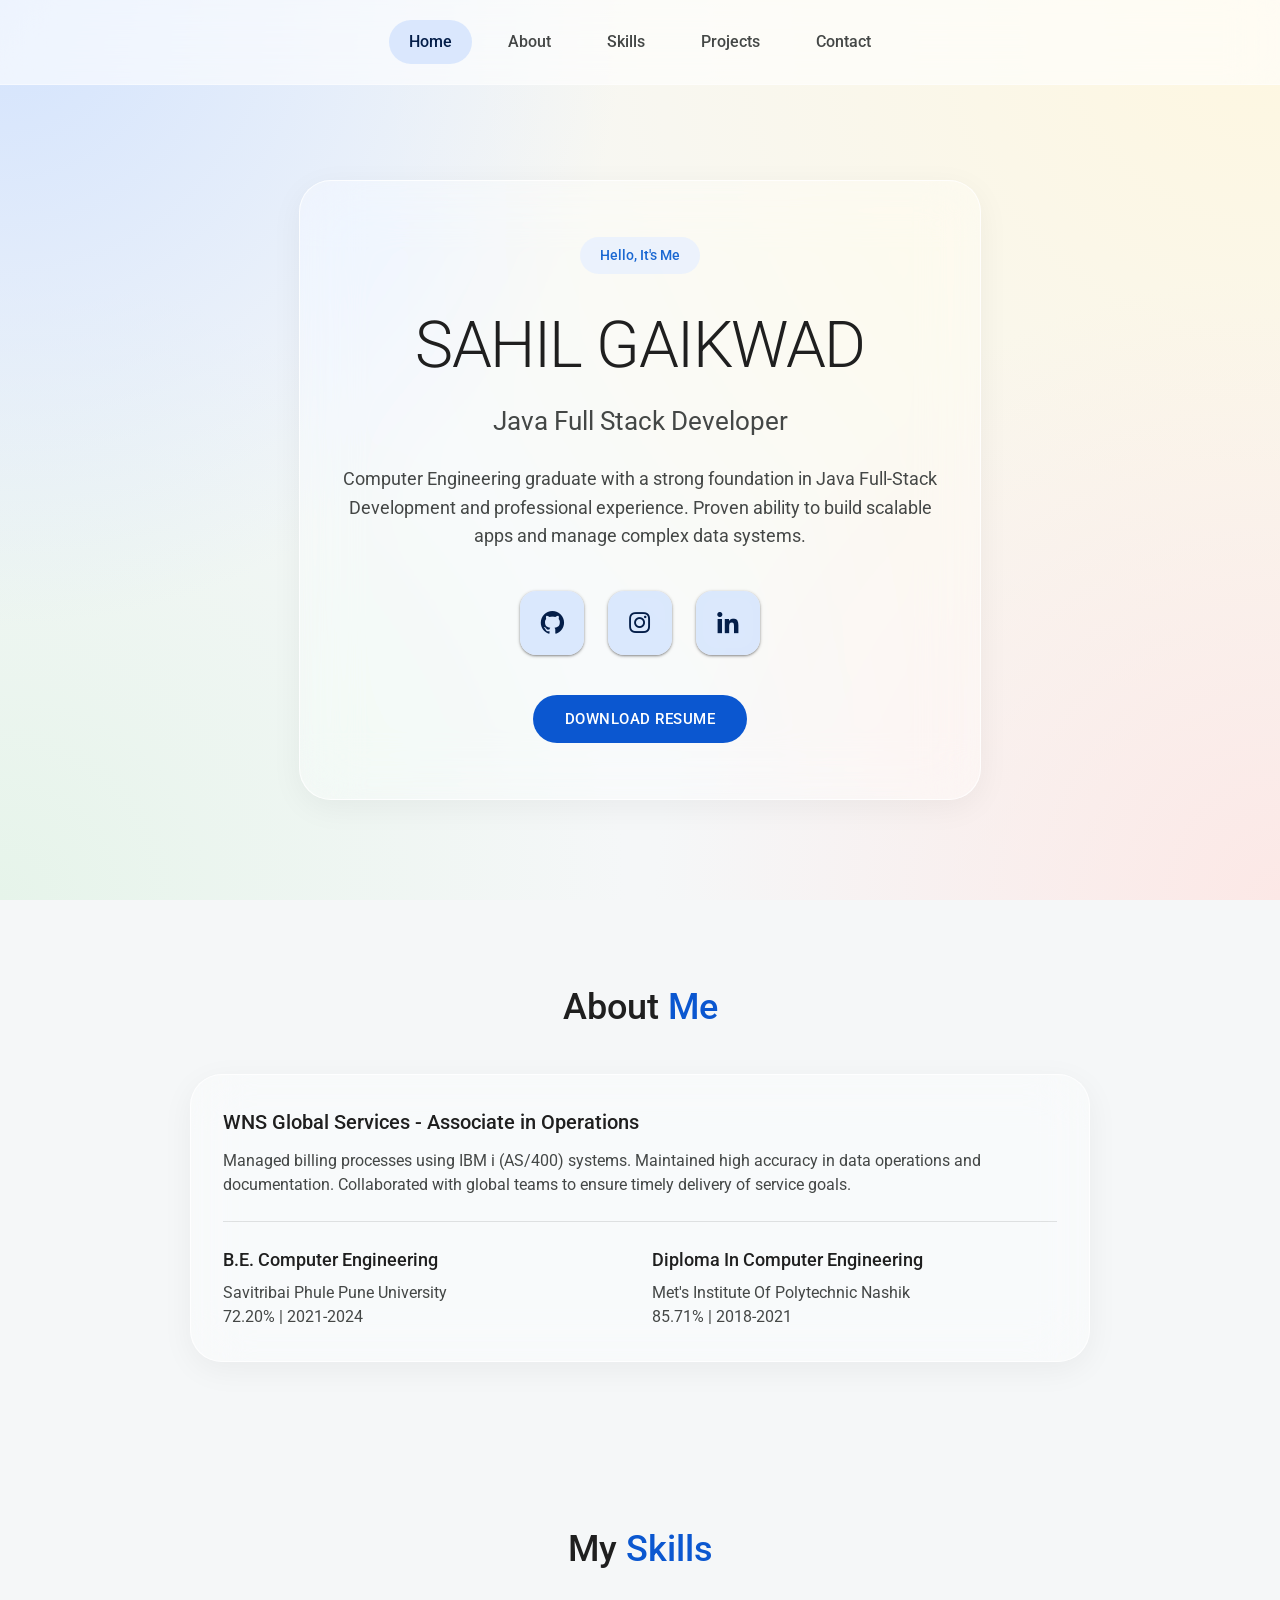
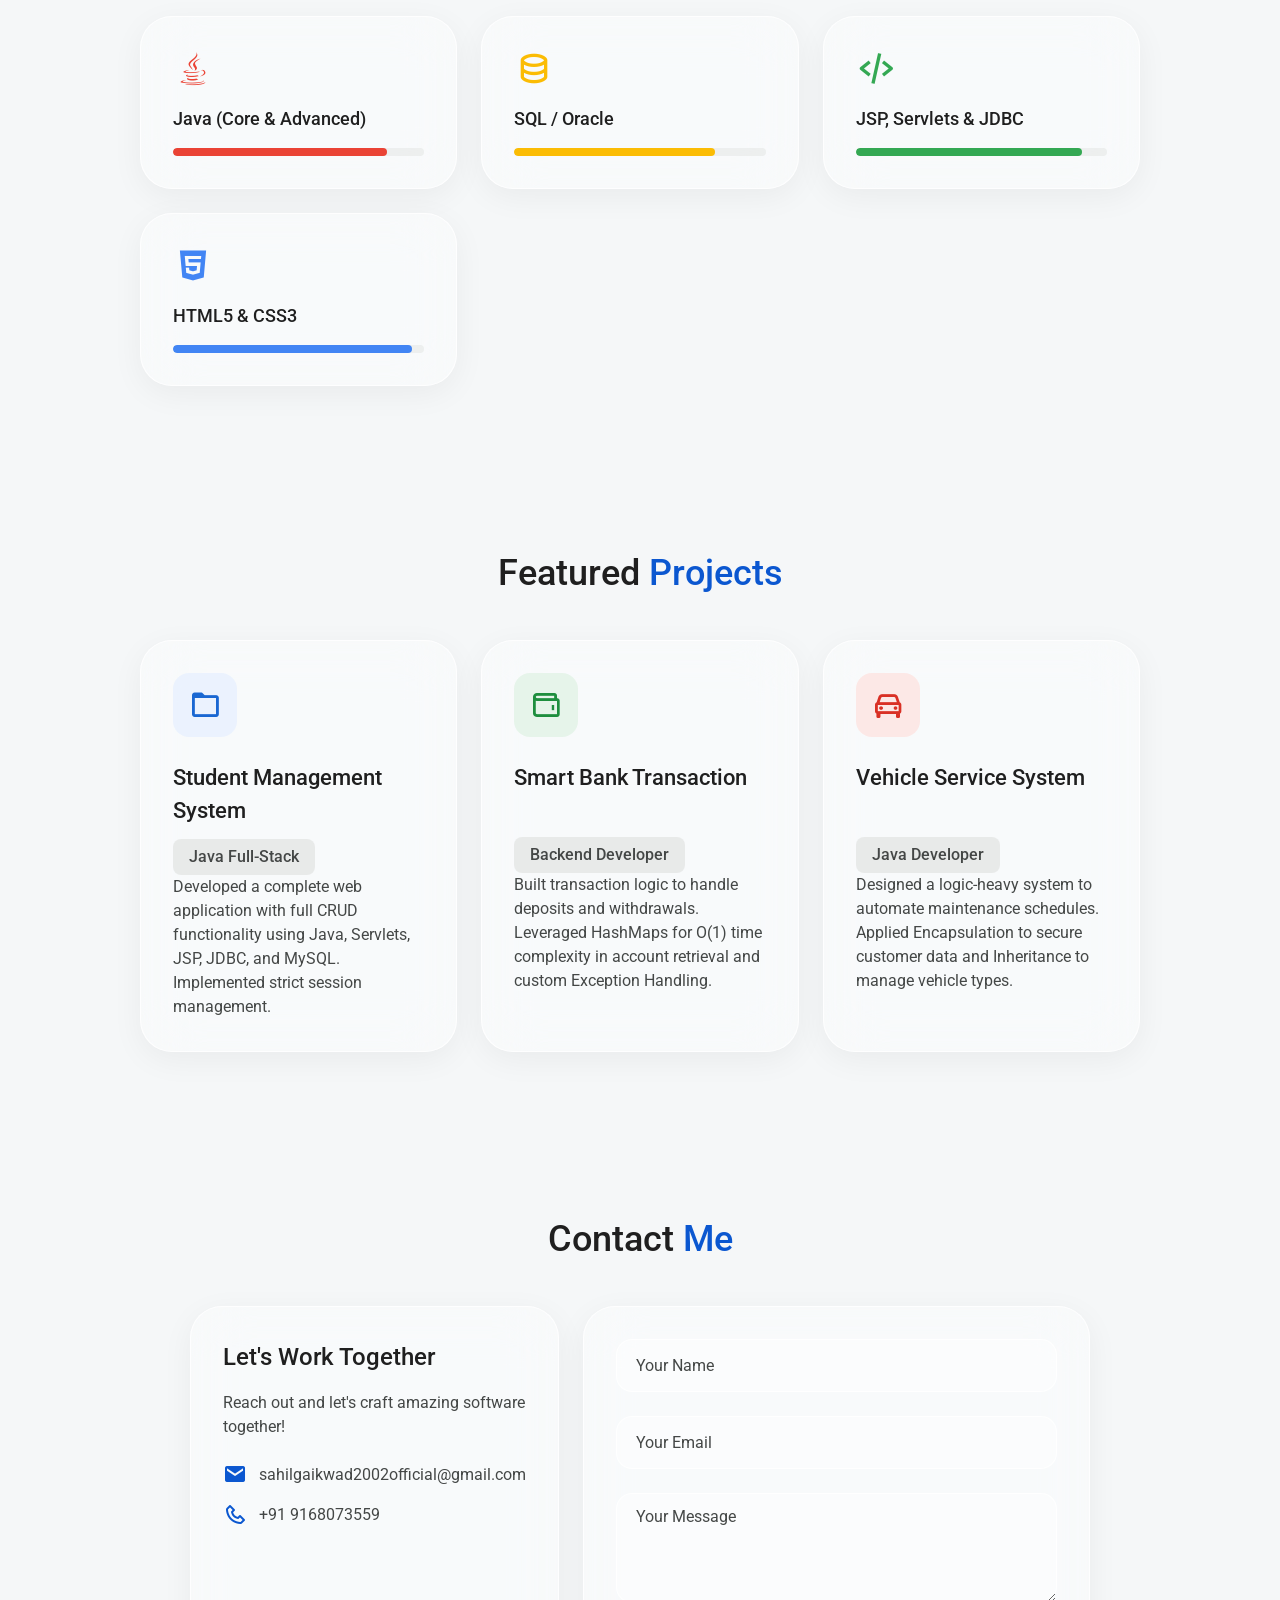
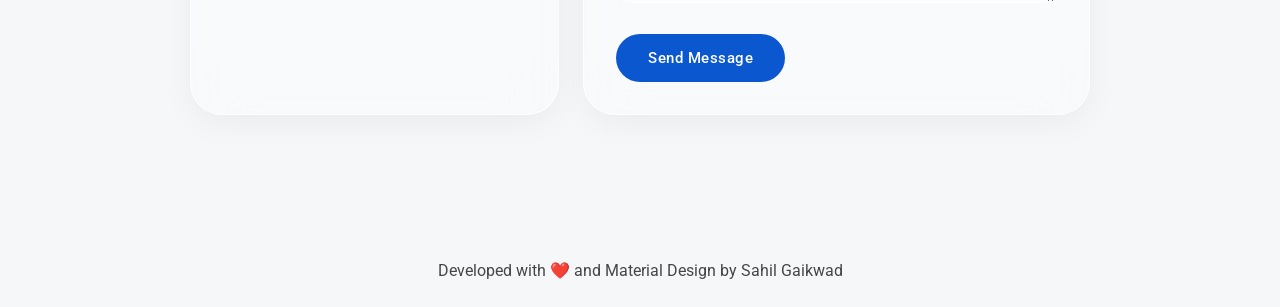
<file: index.html>
<!DOCTYPE html>
<html lang="en">
<head>
    <meta charset="UTF-8" />
    <meta name="viewport" content="width=device-width, initial-scale=1.0" />
    <title>Sahil Gaikwad - Material Portfolio</title>
    <link rel="stylesheet" href="style.css" />
    <link href="https://unpkg.com/boxicons@2.1.4/css/boxicons.min.css" rel="stylesheet" />
    <link href="https://fonts.googleapis.com/css2?family=Roboto:wght@300;400;500;700&display=swap" rel="stylesheet">
</head>
<body>
    <header class="header">
        <nav class="navbar">
            <a href="#home" class="active">Home</a>
            <a href="#about">About</a>
            <a href="#skills">Skills</a>
            <a href="#projects">Projects</a>
            <a href="#contact">Contact</a>
        </nav>
    </header>

    <section class="home" id="home">
        <div class="md-card hero-card">
            <div class="hero-chip">Hello, It's Me</div>
            <h1 class="hero-title">SAHIL GAIKWAD</h1>
            <h3 class="hero-subtitle">Java Full Stack Developer</h3>
            <p class="hero-text">
                Computer Engineering graduate with a strong foundation in Java Full-Stack Development and professional experience. Proven ability to build scalable apps and manage complex data systems.
            </p>
            <div class="social-fab-container">
                <a href="https://github.com/sahilsmg7" class="md-fab"><i class="bx bxl-github"></i></a>
                <a href="https://instagram.com/sahilgaikwad07_" class="md-fab"><i class="bx bxl-instagram"></i></a>
                <a href="https://www.linkedin.com/in/sahil-gaikwad-smg" class="md-fab"><i class="bx bxl-linkedin"></i></a>
            </div>
            <a href="Sahil_Gaikwad_Resume.pdf" download="Sahil_Gaikwad_Resume.pdf" class="md-btn md-btn-primary">DOWNLOAD RESUME</a>
        </div>
    </section>

    <section class="about section-padding" id="about">
        <h2 class="section-title">About <span>Me</span></h2>
        <div class="md-card about-card">
            <h4>WNS Global Services - Associate in Operations</h4>
            <p>Managed billing processes using IBM i (AS/400) systems. Maintained high accuracy in data operations and documentation. Collaborated with global teams to ensure timely delivery of service goals.</p>
            <hr class="md-divider"/>
            <div class="education-grid">
                <div>
                    <h5>B.E. Computer Engineering</h5>
                    <p>Savitribai Phule Pune University<br/>72.20% | 2021-2024</p>
                </div>
                <div>
                    <h5>Diploma In Computer Engineering</h5>
                    <p>Met's Institute Of Polytechnic Nashik<br/>85.71% | 2018-2021</p>
                </div>
            </div>
        </div>
    </section>

    <section class="skills section-padding" id="skills">
        <h2 class="section-title">My <span>Skills</span></h2>
        <div class="skills-grid">
            <div class="md-card skill-card">
                <i class="bx bxl-java" style="color: #ea4335;"></i>
                <h3>Java (Core & Advanced)</h3>
                <div class="md-progress-track"><div class="md-progress-fill" style="width: 85%; background: #ea4335;"></div></div>
            </div>
            <div class="md-card skill-card">
                <i class="bx bx-data" style="color: #fbbc04;"></i>
                <h3>SQL / Oracle</h3>
                <div class="md-progress-track"><div class="md-progress-fill" style="width: 80%; background: #fbbc04;"></div></div>
            </div>
            <div class="md-card skill-card">
                <i class="bx bx-code-alt" style="color: #34a853;"></i>
                <h3>JSP, Servlets & JDBC</h3>
                <div class="md-progress-track"><div class="md-progress-fill" style="width: 90%; background: #34a853;"></div></div>
            </div>
            <div class="md-card skill-card">
                <i class="bx bxl-html5" style="color: #4285f4;"></i>
                <h3>HTML5 & CSS3</h3>
                <div class="md-progress-track"><div class="md-progress-fill" style="width: 95%; background: #4285f4;"></div></div>
            </div>
        </div>
    </section>

    <section class="projects section-padding" id="projects">
        <h2 class="section-title">Featured <span>Projects</span></h2>
        <div class="projects-grid">
            <div class="md-card project-card">
                <div class="project-icon"><i class="bx bx-folder"></i></div>
                <h3>Student Management System</h3>
                <p class="md-chip">Java Full-Stack</p>
                <p>Developed a complete web application with full CRUD functionality using Java, Servlets, JSP, JDBC, and MySQL. Implemented strict session management.</p>
            </div>
            <div class="md-card project-card">
                <div class="project-icon" style="background: #e6f4ea; color: #1e8e3e;"><i class="bx bx-wallet"></i></div>
                <h3>Smart Bank Transaction</h3>
                <p class="md-chip">Backend Developer</p>
                <p>Built transaction logic to handle deposits and withdrawals. Leveraged HashMaps for O(1) time complexity in account retrieval and custom Exception Handling.</p>
            </div>
            <div class="md-card project-card">
                <div class="project-icon" style="background: #fce8e6; color: #d93025;"><i class="bx bx-car"></i></div>
                <h3>Vehicle Service System</h3>
                <p class="md-chip">Java Developer</p>
                <p>Designed a logic-heavy system to automate maintenance schedules. Applied Encapsulation to secure customer data and Inheritance to manage vehicle types.</p>
            </div>
        </div>
    </section>

    <section class="contact section-padding" id="contact">
        <h2 class="section-title">Contact <span>Me</span></h2>
        <div class="contact-layout">
            <div class="md-card contact-info">
                <h3>Let's Work Together</h3>
                <p>Reach out and let's craft amazing software together!</p>
                <ul>
                    <li><i class="bx bxs-envelope"></i> sahilgaikwad2002official@gmail.com</li>
                    <li><i class="bx bx-phone"></i> +91 9168073559</li>
                </ul>
            </div>
            <div class="md-card contact-form">
                <form action="https://formsubmit.co/sahilgaikwad2002official@gmail.com" method="POST">
                    <!-- FormSubmit Configuration -->
                    <input type="hidden" name="_next" value="https://sahilsmg7.github.io/portfolio_sahil_gaikwad/thanks.html">
                    <input type="hidden" name="_subject" value="New message from your Portfolio!">
                    <input type="hidden" name="_captcha" value="false">
                    <input type="hidden" name="_template" value="table">
                    
                    <div class="md-input-group">
                        <input type="text" name="name" required />
                        <label>Your Name</label>
                    </div>
                    <div class="md-input-group">
                        <input type="email" name="email" required />
                        <label>Your Email</label>
                    </div>
                    <div class="md-input-group">
                        <textarea name="message" required rows="4"></textarea>
                        <label>Your Message</label>
                    </div>
                    <button class="md-btn md-btn-primary" type="submit">Send Message</button>
                </form>
            </div>
        </div>
    </section>

    <footer class="footer">
        <p>Developed with ❤️ and Material Design by Sahil Gaikwad</p>
    </footer>

    <script src="main.js"></script>
</body>
</html>
</file>
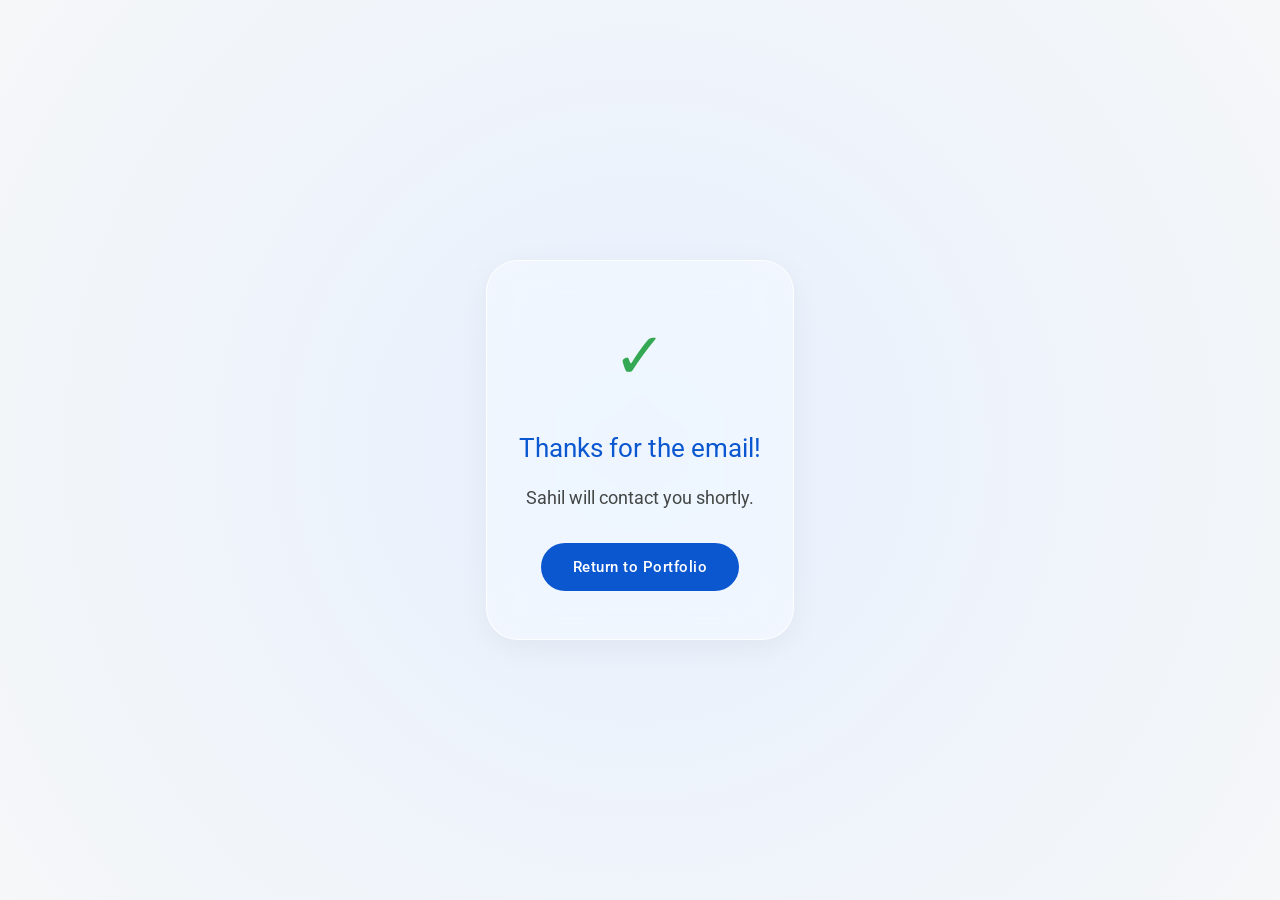
<file: thanks.html>
<!DOCTYPE html>
<html lang="en">
<head>
    <meta charset="UTF-8" />
    <meta name="viewport" content="width=device-width, initial-scale=1.0" />
    <title>Thank You - Sahil Gaikwad</title>
    <link rel="stylesheet" href="style.css" />
    <link href="https://fonts.googleapis.com/css2?family=Roboto:wght@300;400;500;700&display=swap" rel="stylesheet">
    <style>
        .thanks-layout {
            min-height: 100vh;
            display: flex;
            align-items: center;
            justify-content: center;
            background: radial-gradient(circle at center, #e8f0fe, #f5f7f8);
            padding: 24px;
        }
        .thanks-card {
            max-width: 500px;
            text-align: center;
            padding: 48px 32px;
        }
        .success-icon {
            font-size: 64px;
            color: #34a853; /* Google Green */
            margin-bottom: 24px;
        }
    </style>
</head>
<body>
    <div class="thanks-layout">
        <div class="md-card thanks-card">
            <div class="success-icon">✓</div>
            <h1 class="hero-subtitle" style="color: var(--md-sys-color-primary); margin-bottom: 16px;">Thanks for the email!</h1>
            <p style="font-size: 18px; color: var(--md-sys-color-on-surface-variant); margin-bottom: 32px;">Sahil will contact you shortly.</p>
            <a href="index.html" class="md-btn md-btn-primary">Return to Portfolio</a>
        </div>
    </div>
</body>
</html>
</file>
<file: style.css>
* { margin: 0; padding: 0; box-sizing: border-box; font-family: 'Roboto', sans-serif; scroll-behavior: smooth; }

:root {
    --md-sys-color-primary: #0b57d0;
    --md-sys-color-on-primary: #ffffff;
    --md-sys-color-primary-container: #d3e3fd;
    --md-sys-color-on-primary-container: #041e49;
    
    --md-sys-color-background: #f5f7f8;
    --md-sys-color-surface: #ffffff;
    --md-sys-color-surface-variant: #e1e3e1;
    --md-sys-color-on-surface: #1f1f1f;
    --md-sys-color-on-surface-variant: #444746;
    
    --md-elevation-1: 0px 1px 2px 0px rgba(0, 0, 0, 0.3), 0px 1px 3px 1px rgba(0, 0, 0, 0.15);
    --md-elevation-2: 0px 1px 2px 0px rgba(0, 0, 0, 0.3), 0px 2px 6px 2px rgba(0, 0, 0, 0.15);
    --md-elevation-3: 0px 1px 3px 0px rgba(0, 0, 0, 0.3), 0px 4px 8px 3px rgba(0, 0, 0, 0.15);
    
    --md-shape-corner-extra-large: 32px;
    --md-shape-corner-large: 16px;
    --md-shape-corner-full: 100px;
}

body {
    background: 
        radial-gradient(circle at top left, #d3e3fd 0%, transparent 40%),
        radial-gradient(circle at bottom right, #fce8e6 0%, transparent 40%),
        radial-gradient(circle at bottom left, #e6f4ea 0%, transparent 40%),
        radial-gradient(circle at top right, #fef7e0 0%, transparent 60%),
        #f5f7f8;
    background-size: cover;
    background-attachment: fixed;
    color: var(--md-sys-color-on-surface);
    line-height: 1.5;
}

.section-padding { padding: 80px 10%; }
.section-title { font-size: 36px; font-weight: 500; text-align: center; margin-bottom: 40px; }
.section-title span { color: var(--md-sys-color-primary); }

/* Buttons & Chips */
.md-btn {
    display: inline-flex;
    align-items: center;
    justify-content: center;
    height: 48px;
    padding: 0 32px;
    border-radius: var(--md-shape-corner-full);
    font-weight: 500;
    text-decoration: none;
    transition: all 0.2s ease;
    border: none;
    cursor: pointer;
    font-size: 15px;
    letter-spacing: 0.5px;
}

.md-btn-primary {
    background-color: var(--md-sys-color-primary);
    color: var(--md-sys-color-on-primary);
}

.md-btn-primary:hover {
    box-shadow: var(--md-elevation-2);
    background-color: #0842a0;
}

.md-fab {
    display: inline-flex;
    align-items: center;
    justify-content: center;
    width: 64px;
    height: 64px;
    border-radius: var(--md-shape-corner-large);
    background-color: var(--md-sys-color-primary-container);
    color: var(--md-sys-color-on-primary-container);
    font-size: 28px;
    background: rgba(211, 227, 253, 0.8);
    backdrop-filter: blur(10px);
    box-shadow: var(--md-elevation-1);
    text-decoration: none;
    transition: box-shadow 0.2s ease, transform 0.2s ease;
}

.md-fab:hover {
    box-shadow: var(--md-elevation-3);
    transform: translateY(-2px);
}

.md-chip {
    display: inline-block;
    padding: 6px 16px;
    border-radius: 8px;
    background-color: rgba(225, 227, 225, 0.7);
    color: var(--md-sys-color-on-surface-variant);
    font-size: 12px;
    font-weight: 500;
    margin-bottom: 12px;
}

/* Cards (Global Frosted Glass) */
.md-card {
    background: rgba(255, 255, 255, 0.35);
    backdrop-filter: blur(28px) saturate(150%);
    -webkit-backdrop-filter: blur(28px) saturate(150%);
    border: 1px solid rgba(255, 255, 255, 0.8);
    border-radius: var(--md-shape-corner-extra-large);
    padding: 32px;
    box-shadow: 0 8px 32px 0 rgba(0, 0, 0, 0.05);
    transition: box-shadow 0.2s ease, transform 0.2s ease;
}
.md-card:hover { 
    box-shadow: 0 16px 40px 0 rgba(0, 0, 0, 0.1); 
    transform: translateY(-2px);
}

.md-divider { border: 0; height: 1px; background: rgba(0,0,0,0.1); margin: 24px 0; }

/* Header */
.header {
    position: fixed;
    top: 0; left: 0; width: 100%;
    padding: 20px 5%;
    background-color: rgba(255, 255, 255, 0.6);
    backdrop-filter: blur(24px);
    -webkit-backdrop-filter: blur(24px);
    display: flex;
    justify-content: center;
    align-items: center;
    z-index: 100;
    border-bottom: 1px solid rgba(255, 255, 255, 0.4);
}

.logo {
    font-size: 24px;
    font-weight: 700;
    color: var(--md-sys-color-primary);
    text-decoration: none;
}

.navbar {
    display: flex;
    gap: 16px;
    justify-content: center;
    width: 100%;
}

.navbar a {
    color: var(--md-sys-color-on-surface-variant);
    text-decoration: none;
    font-weight: 500;
    margin-left: 0;
    padding: 10px 20px;
    border-radius: var(--md-shape-corner-full);
    transition: background-color 0.2s ease, color 0.2s ease;
}

.navbar a:hover, .navbar a.active {
    background-color: rgba(211, 227, 253, 0.8);
    color: var(--md-sys-color-on-primary-container);
}

/* Home */
.home {
    min-height: 100vh;
    display: flex;
    align-items: center;
    justify-content: center;
    padding-top: 80px;
}

.hero-card {
    max-width: 800px;
    text-align: center;
    padding: 56px 40px;
}
.hero-chip {
    display: inline-block;
    padding: 8px 20px;
    border-radius: 100px;
    background: rgba(232, 240, 254, 0.8);
    color: #1967d2;
    font-weight: 500;
    margin-bottom: 24px;
    font-size: 14px;
}
.hero-title { font-size: 64px; font-weight: 300; color: var(--md-sys-color-on-surface); margin-bottom: 8px; letter-spacing: -1.5px; }
.hero-subtitle { font-size: 26px; color: var(--md-sys-color-on-surface-variant); margin-bottom: 24px; font-weight: 400; }
.hero-text { font-size: 18px; color: var(--md-sys-color-on-surface-variant); margin-bottom: 40px; max-width: 600px; margin-left: auto; margin-right: auto; line-height: 1.6; }
.social-fab-container { display: flex; gap: 24px; justify-content: center; margin-bottom: 40px; }

/* About Grid */
.about-card { max-width: 900px; margin: 0 auto; }
.about-card h4 { font-size: 20px; font-weight: 500; margin-bottom: 12px; }
.about-card p { font-size: 16px; color: var(--md-sys-color-on-surface-variant); }
.education-grid { display: grid; grid-template-columns: 1fr 1fr; gap: 24px; }
.education-grid h5 { font-size: 18px; font-weight: 500; margin-bottom: 8px; }

/* Skills Grid */
.skills-grid { display: grid; grid-template-columns: repeat(auto-fit, minmax(250px, 1fr)); gap: 24px; max-width: 1000px; margin: 0 auto; }
.skill-card { display: flex; flex-direction: column; align-items: flex-start; }
.skill-card i { font-size: 40px; margin-bottom: 16px; }
.skill-card h3 { font-size: 18px; font-weight: 500; margin-bottom: 16px; }
.md-progress-track { width: 100%; height: 8px; background: rgba(225, 227, 225, 0.5); border-radius: 4px; overflow: hidden; }
.md-progress-fill { height: 100%; border-radius: 4px; }

/* Projects Grid */
.projects-grid { display: grid; grid-template-columns: repeat(auto-fit, minmax(300px, 1fr)); gap: 24px; max-width: 1000px; margin: 0 auto; }
.project-card { display: flex; flex-direction: column; align-items: flex-start; }
.project-icon { width: 64px; height: 64px; border-radius: 16px; background: rgba(232, 240, 254, 0.8); color: #1967d2; display: flex; align-items: center; justify-content: center; font-size: 32px; margin-bottom: 24px; }
/* Force uniform height on project titles so chips align completely */
.project-card h3 { font-size: 22px; font-weight: 500; margin-bottom: 12px; min-height: 64px; display: flex; align-items: flex-start; }
.project-card p { color: var(--md-sys-color-on-surface-variant); margin-bottom: 0; font-size: 16px; }

/* Contact Layout */
.contact-layout { display: grid; grid-template-columns: 1fr 1.5fr; gap: 24px; max-width: 900px; margin: 0 auto; }
.contact-info h3 { font-size: 24px; font-weight: 500; margin-bottom: 16px; }
.contact-info p { color: var(--md-sys-color-on-surface-variant); margin-bottom: 24px; }
.contact-info ul { list-style: none; }
.contact-info li { display: flex; align-items: center; gap: 12px; margin-bottom: 16px; color: var(--md-sys-color-on-surface-variant); font-size: 16px; }
.contact-info i { font-size: 24px; color: var(--md-sys-color-primary); }

.md-input-group { position: relative; margin-bottom: 24px; }
.md-input-group input, .md-input-group textarea {
    width: 100%;
    padding: 16px;
    border: 1px solid rgba(255, 255, 255, 0.8);
    border-radius: var(--md-shape-corner-large);
    font-size: 16px;
    outline: none;
    transition: border-color 0.2s ease, box-shadow 0.2s ease;
    background: rgba(255, 255, 255, 0.4);
}
.md-input-group input:focus, .md-input-group textarea:focus {
    border-color: var(--md-sys-color-primary);
    box-shadow: 0 0 0 2px var(--md-sys-color-primary-container);
    background: rgba(255, 255, 255, 0.7);
}
.md-input-group label {
    position: absolute;
    left: 16px;
    top: 50%;
    transform: translateY(-50%);
    color: var(--md-sys-color-on-surface-variant);
    transition: all 0.2s ease;
    pointer-events: none;
    background: transparent;
    padding: 0 4px;
}
.md-input-group textarea + label { top: 24px; }
.md-input-group input:focus + label, .md-input-group input:valid + label,
.md-input-group textarea:focus + label, .md-input-group textarea:valid + label {
    top: -10px; font-size: 12px; color: var(--md-sys-color-primary); background: transparent; border-radius: 4px; font-weight: 500;
}

.footer { text-align: center; padding: 24px; color: var(--md-sys-color-on-surface-variant); margin-top: 40px; }

@media (max-width: 768px) {
    .contact-layout { grid-template-columns: 1fr; }
    .education-grid { grid-template-columns: 1fr; }
    .hero-title { font-size: 48px; }
    .hero-subtitle { font-size: 20px; }
}
</file>
